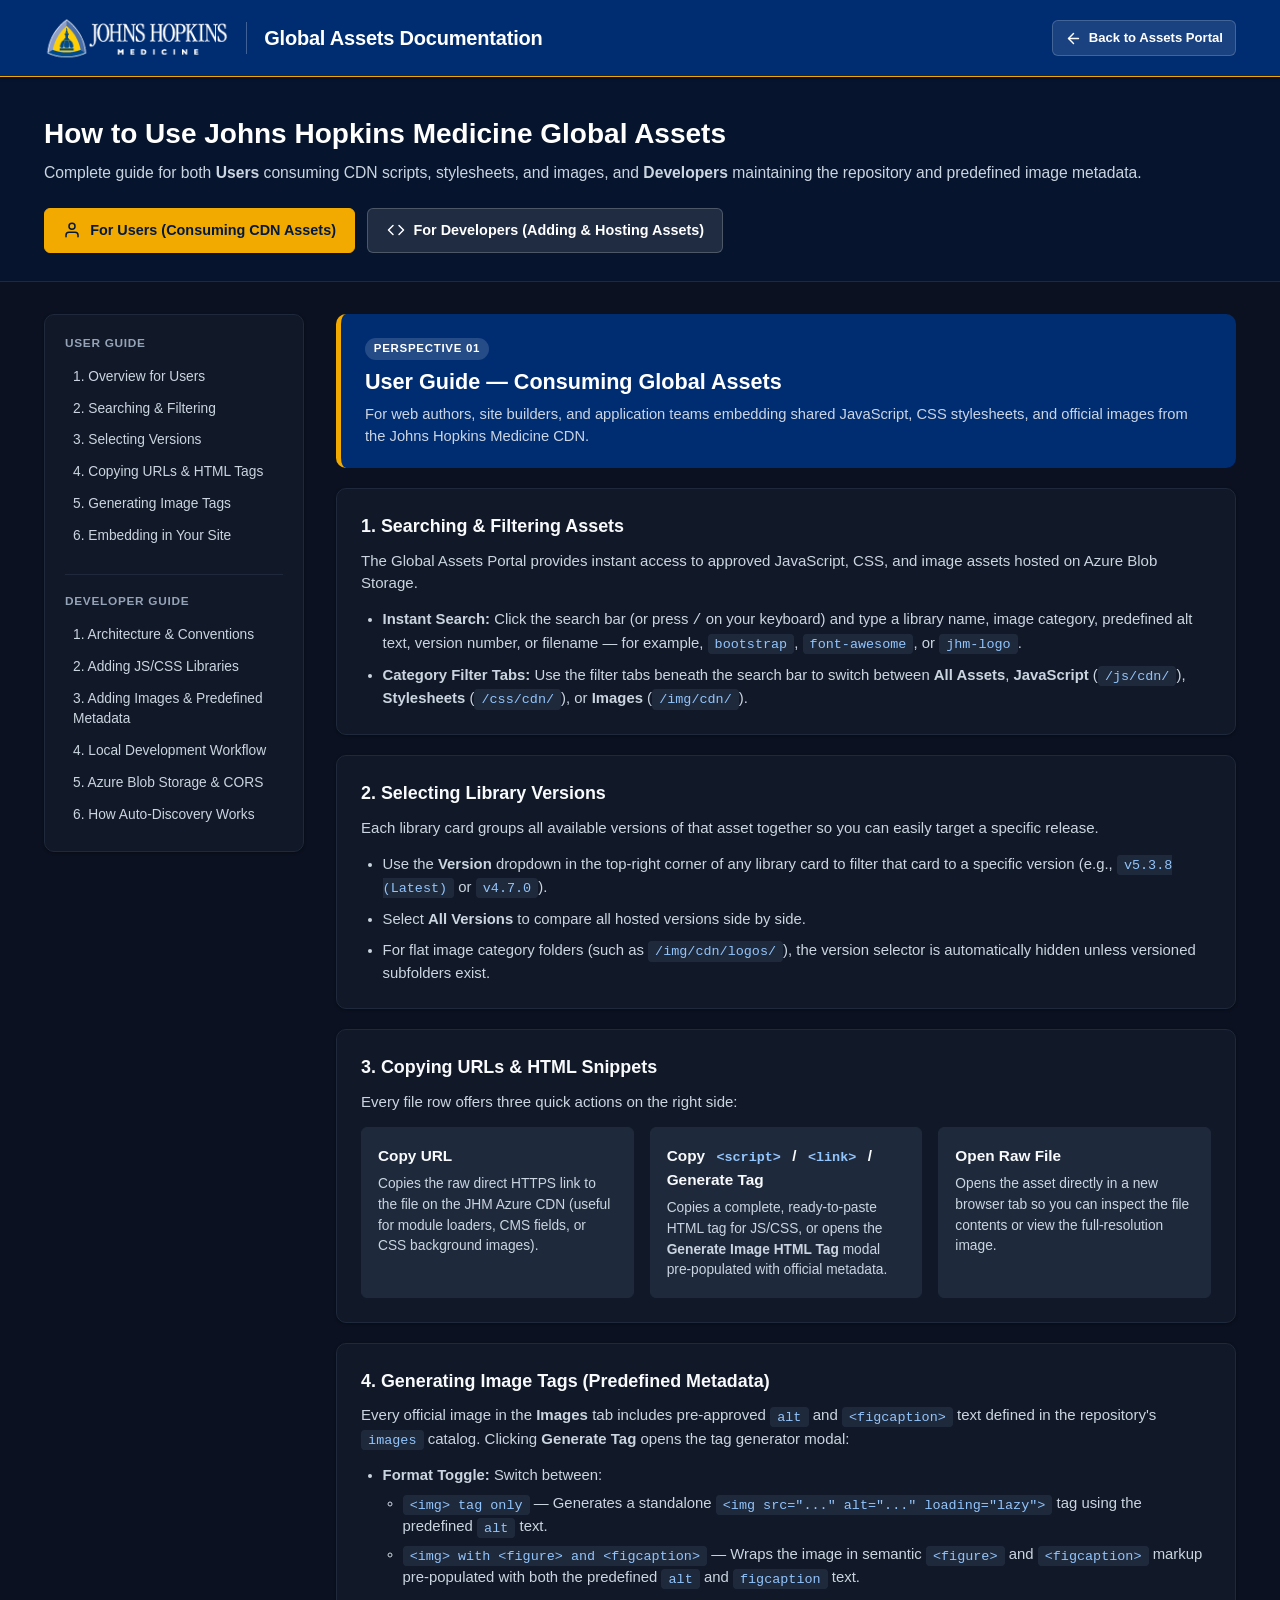
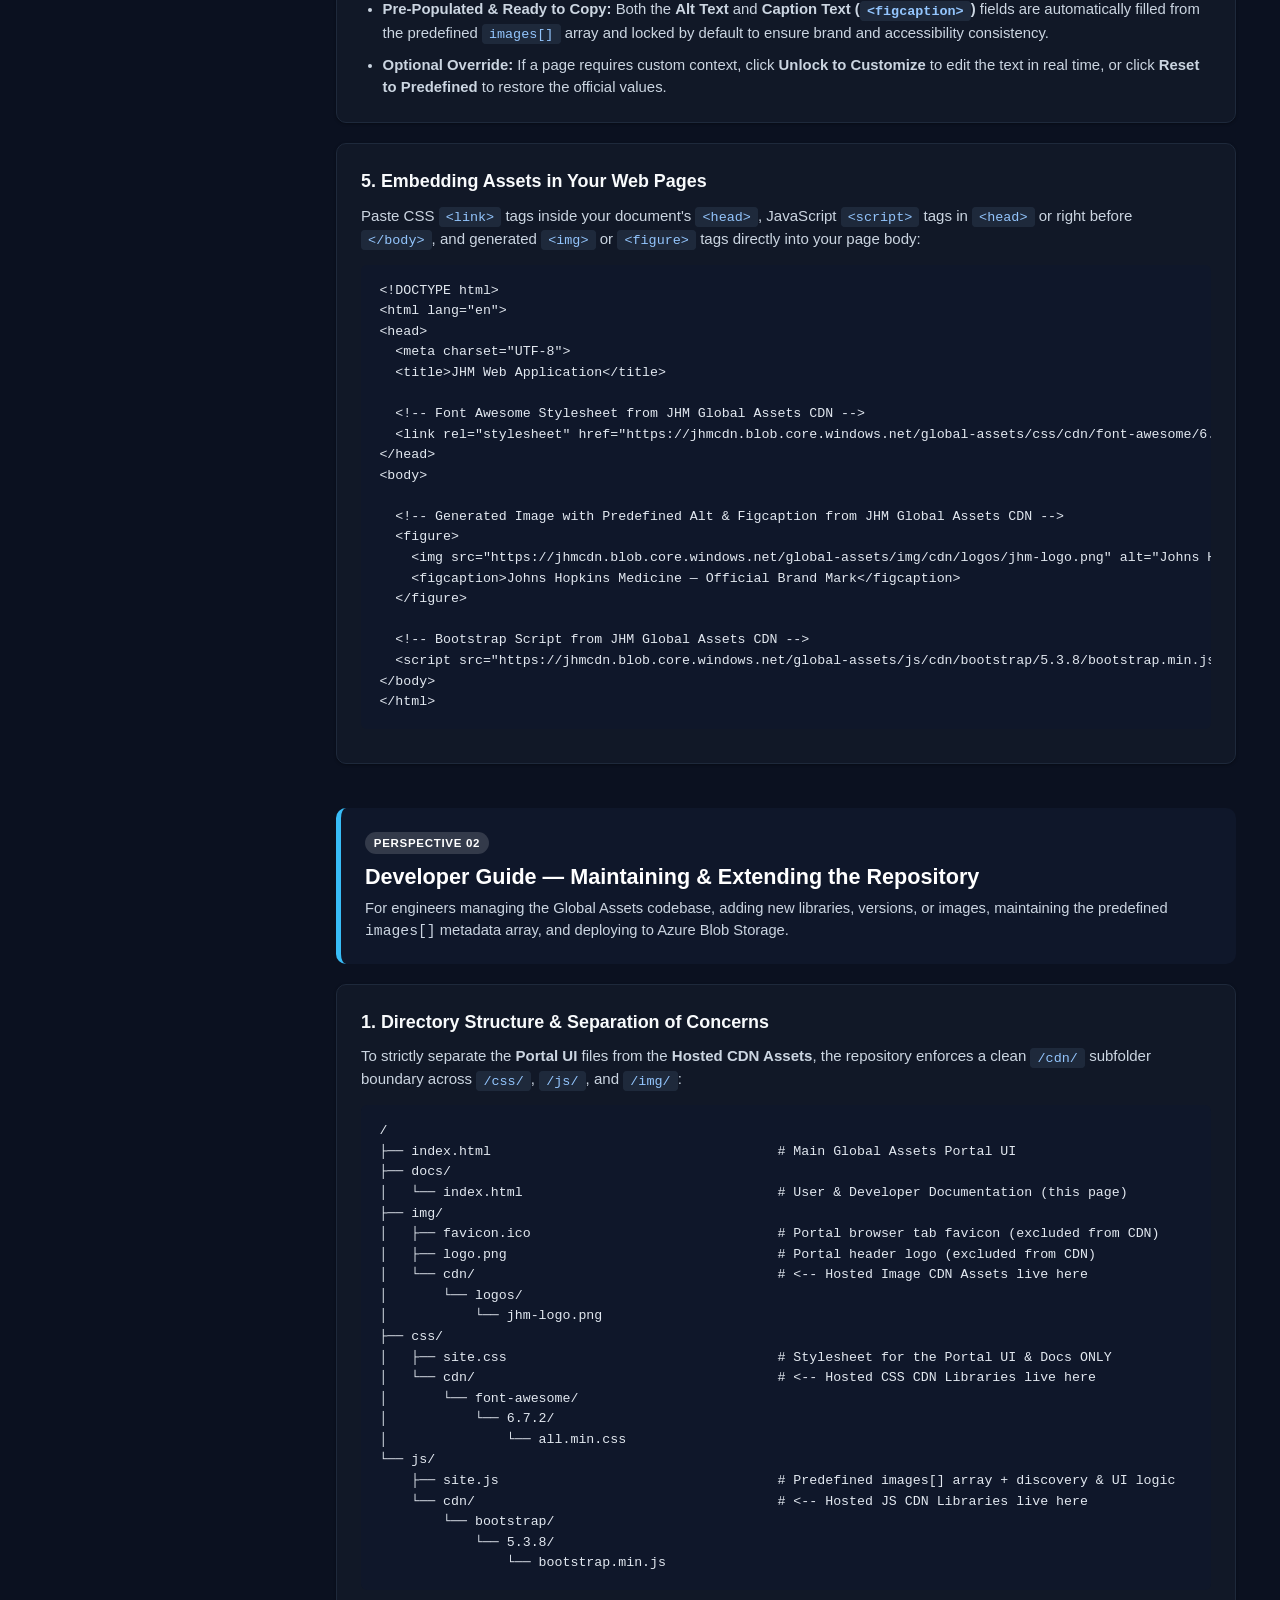
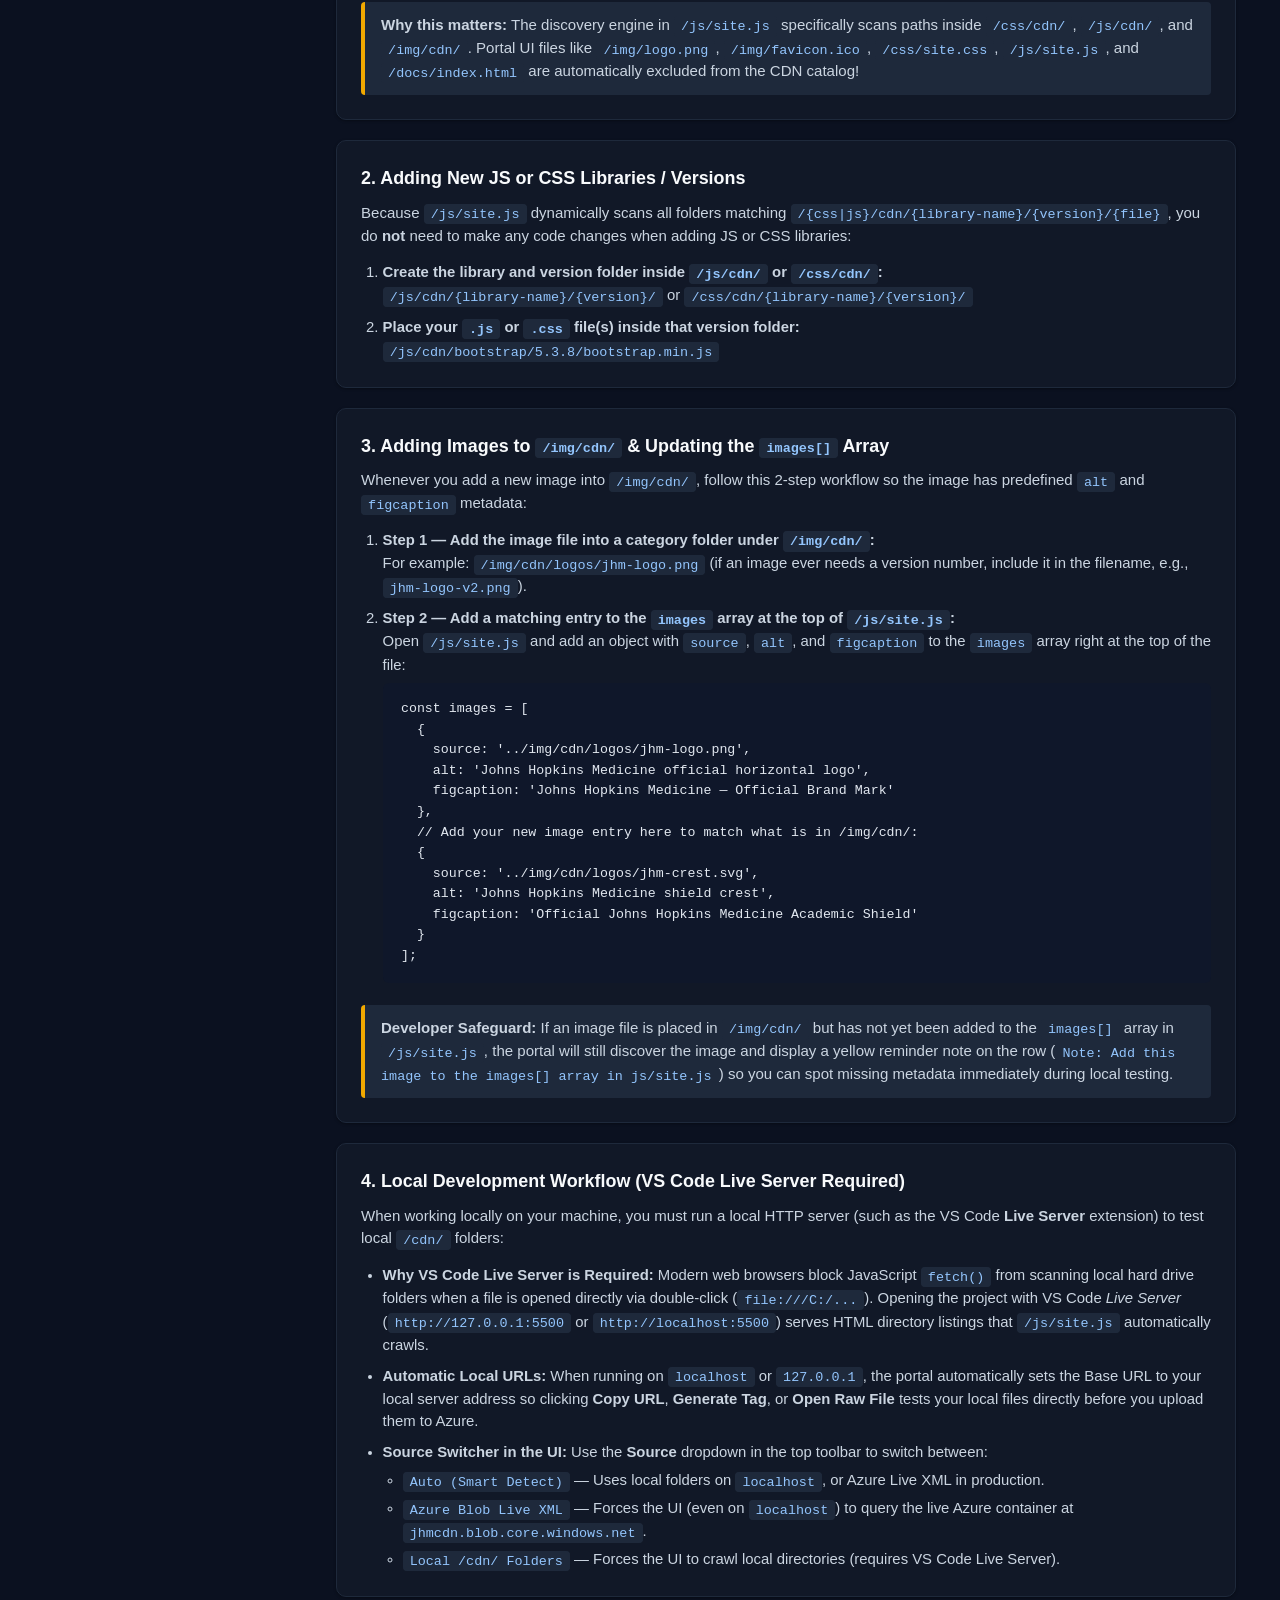
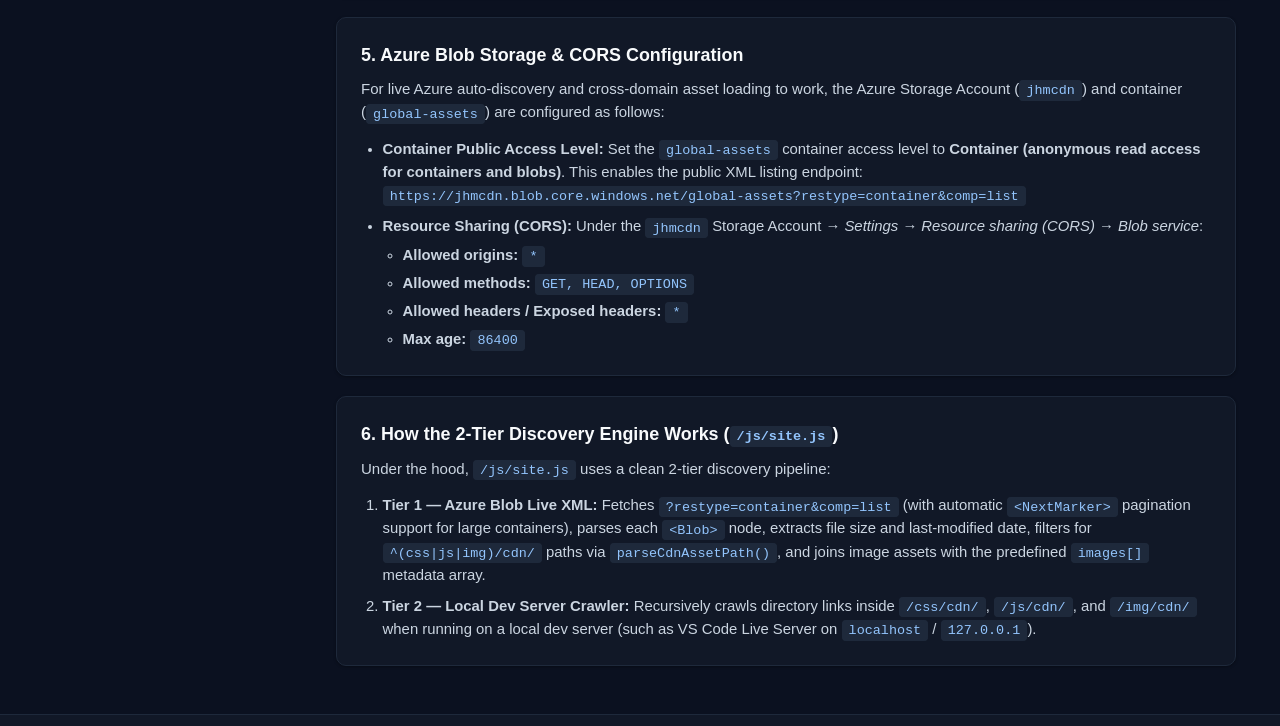
<file: docs/index.html>
<!DOCTYPE html>
<html lang="en">
<head>
	<meta charset="UTF-8">
	<meta name="viewport" content="width=device-width, initial-scale=1.0">
	<title>Documentation | Johns Hopkins Medicine Global Assets CDN</title>
	<link rel="icon" type="image/x-icon" href="../img/favicon.ico">
	<link rel="stylesheet" href="../css/site.css?v=2">
</head>
<body>
	<a href="#mainContent" class="skip-link">Skip to main content</a>

	<!-- Top Branding Bar -->
	<header class="site-header">
		<div class="container header-inner">
			<a href="../index.html" class="brand brand-link" aria-label="Johns Hopkins Medicine Global Assets Documentation — Return to Portal">
				<img src="../img/logo.png" alt="Johns Hopkins Medicine" class="brand-logo">
				<span class="brand-divider" aria-hidden="true"></span>
				<div class="brand-text">
					<h1 class="brand-title">Global Assets Documentation</h1>
				</div>
			</a>

			<div class="header-actions">
				<a href="../index.html" class="btn-icon" title="Back to Global Assets Portal">
					<svg aria-hidden="true" focusable="false" viewBox="0 0 24 24" width="17" height="17" stroke="currentColor" stroke-width="2" fill="none" stroke-linecap="round" stroke-linejoin="round">
						<line x1="19" y1="12" x2="5" y2="12"></line>
						<polyline points="12 19 5 12 12 5"></polyline>
					</svg>
					<span>Back to Assets Portal</span>
				</a>
			</div>
		</div>
	</header>

	<!-- Hero Section with Role Switcher -->
	<section class="hero-section docs-hero" aria-labelledby="docsHeroHeading">
		<div class="container">
			<div class="hero-content">
				<h2 id="docsHeroHeading">How to Use Johns Hopkins Medicine Global Assets</h2>
				<p>Complete guide for both <strong>Users</strong> consuming CDN scripts, stylesheets, and images, and <strong>Developers</strong> maintaining the repository and predefined image metadata.</p>

				<nav class="docs-role-tabs" aria-label="Documentation Role Sections">
					<a href="#user-guide" class="docs-role-tab active" data-target="user-guide" aria-current="true">
						<svg aria-hidden="true" focusable="false" viewBox="0 0 24 24" width="18" height="18" stroke="currentColor" stroke-width="2" fill="none" stroke-linecap="round" stroke-linejoin="round">
							<path d="M20 21v-2a4 4 0 0 0-4-4H8a4 4 0 0 0-4 4v2"></path>
							<circle cx="12" cy="7" r="4"></circle>
						</svg>
						<span>For Users (Consuming CDN Assets)</span>
					</a>
					<a href="#developer-guide" class="docs-role-tab" data-target="developer-guide">
						<svg aria-hidden="true" focusable="false" viewBox="0 0 24 24" width="18" height="18" stroke="currentColor" stroke-width="2" fill="none" stroke-linecap="round" stroke-linejoin="round">
							<polyline points="16 18 22 12 16 6"></polyline>
							<polyline points="8 6 2 12 8 18"></polyline>
						</svg>
						<span>For Developers (Adding &amp; Hosting Assets)</span>
					</a>
				</nav>
			</div>
		</div>
	</section>

	<!-- Main Documentation Content -->
	<main id="mainContent" class="main-content container docs-layout" tabindex="-1">
		<!-- Sticky Sidebar Table of Contents -->
		<aside class="docs-sidebar">
			<nav class="docs-toc" aria-label="Table of Contents">
				<div class="toc-group">
					<span class="toc-heading">User Guide</span>
					<a href="#user-guide" class="toc-link">1. Overview for Users</a>
					<a href="#user-search" class="toc-link">2. Searching &amp; Filtering</a>
					<a href="#user-versions" class="toc-link">3. Selecting Versions</a>
					<a href="#user-copying" class="toc-link">4. Copying URLs &amp; HTML Tags</a>
					<a href="#user-img-modal" class="toc-link">5. Generating Image Tags</a>
					<a href="#user-embedding" class="toc-link">6. Embedding in Your Site</a>
				</div>
				<div class="toc-group">
					<span class="toc-heading">Developer Guide</span>
					<a href="#developer-guide" class="toc-link">1. Architecture &amp; Conventions</a>
					<a href="#dev-adding-assets" class="toc-link">2. Adding JS/CSS Libraries</a>
					<a href="#dev-adding-images" class="toc-link">3. Adding Images &amp; Predefined Metadata</a>
					<a href="#dev-local-workflow" class="toc-link">4. Local Development Workflow</a>
					<a href="#dev-azure-setup" class="toc-link">5. Azure Blob Storage &amp; CORS</a>
					<a href="#dev-discovery-engine" class="toc-link">6. How Auto-Discovery Works</a>
				</div>
			</nav>
		</aside>

		<!-- Documentation Sections -->
		<div class="docs-content">

			<!-- ================================================================
			     SECTION 1: USER GUIDE
			     ================================================================ -->
			<section id="user-guide" class="docs-section">
				<div class="section-banner user-banner">
					<span class="section-pill">Perspective 01</span>
					<h2>User Guide &mdash; Consuming Global Assets</h2>
					<p>For web authors, site builders, and application teams embedding shared JavaScript, CSS stylesheets, and official images from the Johns Hopkins Medicine CDN.</p>
				</div>

				<div class="docs-card" id="user-search">
					<h3>1. Searching &amp; Filtering Assets</h3>
					<p>The Global Assets Portal provides instant access to approved JavaScript, CSS, and image assets hosted on Azure Blob Storage.</p>
					<ul class="docs-list">
						<li><strong>Instant Search:</strong> Click the search bar (or press <kbd>/</kbd> on your keyboard) and type a library name, image category, predefined alt text, version number, or filename &mdash; for example, <code>bootstrap</code>, <code>font-awesome</code>, or <code>jhm-logo</code>.</li>
						<li><strong>Category Filter Tabs:</strong> Use the filter tabs beneath the search bar to switch between <strong>All Assets</strong>, <strong>JavaScript</strong> (<code>/js/cdn/</code>), <strong>Stylesheets</strong> (<code>/css/cdn/</code>), or <strong>Images</strong> (<code>/img/cdn/</code>).</li>
					</ul>
				</div>

				<div class="docs-card" id="user-versions">
					<h3>2. Selecting Library Versions</h3>
					<p>Each library card groups all available versions of that asset together so you can easily target a specific release.</p>
					<ul class="docs-list">
						<li>Use the <strong>Version</strong> dropdown in the top-right corner of any library card to filter that card to a specific version (e.g., <code>v5.3.8 (Latest)</code> or <code>v4.7.0</code>).</li>
						<li>Select <strong>All Versions</strong> to compare all hosted versions side by side.</li>
						<li>For flat image category folders (such as <code>/img/cdn/logos/</code>), the version selector is automatically hidden unless versioned subfolders exist.</li>
					</ul>
				</div>

				<div class="docs-card" id="user-copying">
					<h3>3. Copying URLs &amp; HTML Snippets</h3>
					<p>Every file row offers three quick actions on the right side:</p>
					<div class="feature-grid">
						<div class="feature-box">
							<h4>Copy URL</h4>
							<p>Copies the raw direct HTTPS link to the file on the JHM Azure CDN (useful for module loaders, CMS fields, or CSS background images).</p>
						</div>
						<div class="feature-box">
							<h4>Copy <code>&lt;script&gt;</code> / <code>&lt;link&gt;</code> / Generate Tag</h4>
							<p>Copies a complete, ready-to-paste HTML tag for JS/CSS, or opens the <strong>Generate Image HTML Tag</strong> modal pre-populated with official metadata.</p>
						</div>
						<div class="feature-box">
							<h4>Open Raw File</h4>
							<p>Opens the asset directly in a new browser tab so you can inspect the file contents or view the full-resolution image.</p>
						</div>
					</div>
				</div>

				<div class="docs-card" id="user-img-modal">
					<h3>4. Generating Image Tags (Predefined Metadata)</h3>
					<p>Every official image in the <strong>Images</strong> tab includes pre-approved <code>alt</code> and <code>&lt;figcaption&gt;</code> text defined in the repository's <code>images</code> catalog. Clicking <strong>Generate Tag</strong> opens the tag generator modal:</p>
					<ul class="docs-list">
						<li>
							<strong>Format Toggle:</strong> Switch between:
							<ul>
								<li><code>&lt;img&gt; tag only</code> &mdash; Generates a standalone <code>&lt;img src="..." alt="..." loading="lazy"&gt;</code> tag using the predefined <code>alt</code> text.</li>
								<li><code>&lt;img&gt; with &lt;figure&gt; and &lt;figcaption&gt;</code> &mdash; Wraps the image in semantic <code>&lt;figure&gt;</code> and <code>&lt;figcaption&gt;</code> markup pre-populated with both the predefined <code>alt</code> and <code>figcaption</code> text.</li>
							</ul>
						</li>
						<li><strong>Pre-Populated &amp; Ready to Copy:</strong> Both the <strong>Alt Text</strong> and <strong>Caption Text (<code>&lt;figcaption&gt;</code>)</strong> fields are automatically filled from the predefined <code>images[]</code> array and locked by default to ensure brand and accessibility consistency.</li>
						<li><strong>Optional Override:</strong> If a page requires custom context, click <strong>Unlock to Customize</strong> to edit the text in real time, or click <strong>Reset to Predefined</strong> to restore the official values.</li>
					</ul>
				</div>

				<div class="docs-card" id="user-embedding">
					<h3>5. Embedding Assets in Your Web Pages</h3>
					<p>Paste CSS <code>&lt;link&gt;</code> tags inside your document's <code>&lt;head&gt;</code>, JavaScript <code>&lt;script&gt;</code> tags in <code>&lt;head&gt;</code> or right before <code>&lt;/body&gt;</code>, and generated <code>&lt;img&gt;</code> or <code>&lt;figure&gt;</code> tags directly into your page body:</p>
					<pre class="code-block"><code>&lt;!DOCTYPE html&gt;
&lt;html lang="en"&gt;
&lt;head&gt;
  &lt;meta charset="UTF-8"&gt;
  &lt;title&gt;JHM Web Application&lt;/title&gt;

  &lt;!-- Font Awesome Stylesheet from JHM Global Assets CDN --&gt;
  &lt;link rel="stylesheet" href="https://jhmcdn.blob.core.windows.net/global-assets/css/cdn/font-awesome/6.7.2/all.min.css"&gt;
&lt;/head&gt;
&lt;body&gt;

  &lt;!-- Generated Image with Predefined Alt &amp; Figcaption from JHM Global Assets CDN --&gt;
  &lt;figure&gt;
    &lt;img src="https://jhmcdn.blob.core.windows.net/global-assets/img/cdn/logos/jhm-logo.png" alt="Johns Hopkins Medicine official horizontal logo" loading="lazy"&gt;
    &lt;figcaption&gt;Johns Hopkins Medicine — Official Brand Mark&lt;/figcaption&gt;
  &lt;/figure&gt;

  &lt;!-- Bootstrap Script from JHM Global Assets CDN --&gt;
  &lt;script src="https://jhmcdn.blob.core.windows.net/global-assets/js/cdn/bootstrap/5.3.8/bootstrap.min.js"&gt;&lt;/script&gt;
&lt;/body&gt;
&lt;/html&gt;</code></pre>
				</div>
			</section>

			<!-- ================================================================
			     SECTION 2: DEVELOPER GUIDE
			     ================================================================ -->
			<section id="developer-guide" class="docs-section">
				<div class="section-banner dev-banner">
					<span class="section-pill">Perspective 02</span>
					<h2>Developer Guide &mdash; Maintaining &amp; Extending the Repository</h2>
					<p>For engineers managing the Global Assets codebase, adding new libraries, versions, or images, maintaining the predefined <code>images[]</code> metadata array, and deploying to Azure Blob Storage.</p>
				</div>

				<div class="docs-card" id="dev-architecture">
					<h3>1. Directory Structure &amp; Separation of Concerns</h3>
					<p>To strictly separate the <strong>Portal UI</strong> files from the <strong>Hosted CDN Assets</strong>, the repository enforces a clean <code>/cdn/</code> subfolder boundary across <code>/css/</code>, <code>/js/</code>, and <code>/img/</code>:</p>
					<pre class="code-block"><code>/
├── index.html                                    # Main Global Assets Portal UI
├── docs/
│   └── index.html                                # User &amp; Developer Documentation (this page)
├── img/
│   ├── favicon.ico                               # Portal browser tab favicon (excluded from CDN)
│   ├── logo.png                                  # Portal header logo (excluded from CDN)
│   └── cdn/                                      # &lt;-- Hosted Image CDN Assets live here
│       └── logos/
│           └── jhm-logo.png
├── css/
│   ├── site.css                                  # Stylesheet for the Portal UI &amp; Docs ONLY
│   └── cdn/                                      # &lt;-- Hosted CSS CDN Libraries live here
│       └── font-awesome/
│           └── 6.7.2/
│               └── all.min.css
└── js/
    ├── site.js                                   # Predefined images[] array + discovery &amp; UI logic
    └── cdn/                                      # &lt;-- Hosted JS CDN Libraries live here
        └── bootstrap/
            └── 5.3.8/
                └── bootstrap.min.js</code></pre>
					<p class="docs-note">
						<strong>Why this matters:</strong> The discovery engine in <code>/js/site.js</code> specifically scans paths inside <code>/css/cdn/</code>, <code>/js/cdn/</code>, and <code>/img/cdn/</code>. Portal UI files like <code>/img/logo.png</code>, <code>/img/favicon.ico</code>, <code>/css/site.css</code>, <code>/js/site.js</code>, and <code>/docs/index.html</code> are automatically excluded from the CDN catalog!
					</p>
				</div>

				<div class="docs-card" id="dev-adding-assets">
					<h3>2. Adding New JS or CSS Libraries / Versions</h3>
					<p>Because <code>/js/site.js</code> dynamically scans all folders matching <code>/{css|js}/cdn/{library-name}/{version}/{file}</code>, you do <strong>not</strong> need to make any code changes when adding JS or CSS libraries:</p>
					<ol class="docs-list ordered">
						<li>
							<strong>Create the library and version folder inside <code>/js/cdn/</code> or <code>/css/cdn/</code>:</strong><br>
							<code>/js/cdn/{library-name}/{version}/</code> or <code>/css/cdn/{library-name}/{version}/</code>
						</li>
						<li>
							<strong>Place your <code>.js</code> or <code>.css</code> file(s) inside that version folder:</strong><br>
							<code>/js/cdn/bootstrap/5.3.8/bootstrap.min.js</code>
						</li>
					</ol>
				</div>

				<div class="docs-card" id="dev-adding-images">
					<h3>3. Adding Images to <code>/img/cdn/</code> &amp; Updating the <code>images[]</code> Array</h3>
					<p>Whenever you add a new image into <code>/img/cdn/</code>, follow this 2-step workflow so the image has predefined <code>alt</code> and <code>figcaption</code> metadata:</p>
					<ol class="docs-list ordered">
						<li>
							<strong>Step 1 &mdash; Add the image file into a category folder under <code>/img/cdn/</code>:</strong><br>
							For example: <code>/img/cdn/logos/jhm-logo.png</code> (if an image ever needs a version number, include it in the filename, e.g., <code>jhm-logo-v2.png</code>).
						</li>
						<li>
							<strong>Step 2 &mdash; Add a matching entry to the <code>images</code> array at the top of <code>/js/site.js</code>:</strong><br>
							Open <code>/js/site.js</code> and add an object with <code>source</code>, <code>alt</code>, and <code>figcaption</code> to the <code>images</code> array right at the top of the file:
							<pre class="code-block" style="margin-top: 0.45rem;"><code>const images = [
  {
    source: '../img/cdn/logos/jhm-logo.png',
    alt: 'Johns Hopkins Medicine official horizontal logo',
    figcaption: 'Johns Hopkins Medicine — Official Brand Mark'
  },
  // Add your new image entry here to match what is in /img/cdn/:
  {
    source: '../img/cdn/logos/jhm-crest.svg',
    alt: 'Johns Hopkins Medicine shield crest',
    figcaption: 'Official Johns Hopkins Medicine Academic Shield'
  }
];</code></pre>
						</li>
					</ol>
					<p class="docs-note">
						<strong>Developer Safeguard:</strong> If an image file is placed in <code>/img/cdn/</code> but has not yet been added to the <code>images[]</code> array in <code>/js/site.js</code>, the portal will still discover the image and display a yellow reminder note on the row (<code>Note: Add this image to the images[] array in js/site.js</code>) so you can spot missing metadata immediately during local testing.
					</p>
				</div>

				<div class="docs-card" id="dev-local-workflow">
					<h3>4. Local Development Workflow (VS Code Live Server Required)</h3>
					<p>When working locally on your machine, you must run a local HTTP server (such as the VS Code <strong>Live Server</strong> extension) to test local <code>/cdn/</code> folders:</p>
					<ul class="docs-list">
						<li><strong>Why VS Code Live Server is Required:</strong> Modern web browsers block JavaScript <code>fetch()</code> from scanning local hard drive folders when a file is opened directly via double-click (<code>file:///C:/...</code>). Opening the project with VS Code <em>Live Server</em> (<code>http://127.0.0.1:5500</code> or <code>http://localhost:5500</code>) serves HTML directory listings that <code>/js/site.js</code> automatically crawls.</li>
						<li><strong>Automatic Local URLs:</strong> When running on <code>localhost</code> or <code>127.0.0.1</code>, the portal automatically sets the Base URL to your local server address so clicking <strong>Copy URL</strong>, <strong>Generate Tag</strong>, or <strong>Open Raw File</strong> tests your local files directly before you upload them to Azure.</li>
						<li><strong>Source Switcher in the UI:</strong> Use the <strong>Source</strong> dropdown in the top toolbar to switch between:
							<ul>
								<li><code>Auto (Smart Detect)</code> &mdash; Uses local folders on <code>localhost</code>, or Azure Live XML in production.</li>
								<li><code>Azure Blob Live XML</code> &mdash; Forces the UI (even on <code>localhost</code>) to query the live Azure container at <code>jhmcdn.blob.core.windows.net</code>.</li>
								<li><code>Local /cdn/ Folders</code> &mdash; Forces the UI to crawl local directories (requires VS Code Live Server).</li>
							</ul>
						</li>
					</ul>
				</div>

				<div class="docs-card" id="dev-azure-setup">
					<h3>5. Azure Blob Storage &amp; CORS Configuration</h3>
					<p>For live Azure auto-discovery and cross-domain asset loading to work, the Azure Storage Account (<code>jhmcdn</code>) and container (<code>global-assets</code>) are configured as follows:</p>
					<ul class="docs-list">
						<li>
							<strong>Container Public Access Level:</strong> Set the <code>global-assets</code> container access level to <strong>Container (anonymous read access for containers and blobs)</strong>. This enables the public XML listing endpoint:<br>
							<code>https://jhmcdn.blob.core.windows.net/global-assets?restype=container&amp;comp=list</code>
						</li>
						<li>
							<strong>Resource Sharing (CORS):</strong> Under the <code>jhmcdn</code> Storage Account &rarr; <em>Settings &rarr; Resource sharing (CORS)</em> &rarr; <em>Blob service</em>:
							<ul>
								<li><strong>Allowed origins:</strong> <code>*</code></li>
								<li><strong>Allowed methods:</strong> <code>GET, HEAD, OPTIONS</code></li>
								<li><strong>Allowed headers / Exposed headers:</strong> <code>*</code></li>
								<li><strong>Max age:</strong> <code>86400</code></li>
							</ul>
						</li>
					</ul>
				</div>

				<div class="docs-card" id="dev-discovery-engine">
					<h3>6. How the 2-Tier Discovery Engine Works (<code>/js/site.js</code>)</h3>
					<p>Under the hood, <code>/js/site.js</code> uses a clean 2-tier discovery pipeline:</p>
					<ol class="docs-list ordered">
						<li><strong>Tier 1 &mdash; Azure Blob Live XML:</strong> Fetches <code>?restype=container&amp;comp=list</code> (with automatic <code>&lt;NextMarker&gt;</code> pagination support for large containers), parses each <code>&lt;Blob&gt;</code> node, extracts file size and last-modified date, filters for <code>^(css|js|img)/cdn/</code> paths via <code>parseCdnAssetPath()</code>, and joins image assets with the predefined <code>images[]</code> metadata array.</li>
						<li><strong>Tier 2 &mdash; Local Dev Server Crawler:</strong> Recursively crawls directory links inside <code>/css/cdn/</code>, <code>/js/cdn/</code>, and <code>/img/cdn/</code> when running on a local dev server (such as VS Code Live Server on <code>localhost</code> / <code>127.0.0.1</code>).</li>
					</ol>
				</div>
			</section>

		</div>
	</main>

	<!-- Footer -->
	<footer class="site-footer">
		<div class="container footer-inner">
			<div>
				<strong>Johns Hopkins Medicine</strong> &mdash; Global Assets CDN Documentation
			</div>
			<nav class="footer-links" aria-label="Footer navigation">
				<a href="../index.html">Back to Global Assets Portal</a>
				<span aria-hidden="true">&bull;</span>
				<a href="https://jhmcdn.blob.core.windows.net/global-assets?restype=container&amp;comp=list" target="_blank" rel="noopener">View Azure Container XML <span class="sr-only">(opens in a new tab)</span></a>
			</nav>
		</div>
	</footer>

	<script>
		(function () {
			// Highlight active role tab on click
			const roleTabs = document.querySelectorAll('.docs-role-tab');
			roleTabs.forEach((tab) => {
				tab.addEventListener('click', () => {
					roleTabs.forEach((t) => {
						t.classList.remove('active');
						t.removeAttribute('aria-current');
					});
					tab.classList.add('active');
					tab.setAttribute('aria-current', 'true');
				});
			});
		})();
	</script>
</body>
</html>
</file>
<file: css/site.css>
/* ==========================================================================
   Johns Hopkins Medicine — Global Assets Portal Stylesheet
   ========================================================================== */

:root {
	/* Johns Hopkins Brand Palette */
	--jhm-navy: #002d72;
	--jhm-blue: #005eb8;
	--jhm-gold: #f2a900;
	--jhm-gold-dark: #ffd147;

	/* Dark Theme Surface Palette */
	--bg-page: #0b1120;
	--bg-surface: #111827;
	--bg-subtle: #1e293b;
	--bg-hero: #06152d;

	--text-primary: #f8fafc;
	--text-secondary: #cbd5e1;
	--text-muted: #94a3b8;

	--border-color: #1e293b;
	--border-hover: #475569;

	--accent-js: #b45309;
	--accent-js-bg: rgba(245, 158, 11, 0.16);
	--accent-js-text: #fbbf24;

	--accent-css: #0284c7;
	--accent-css-bg: rgba(56, 189, 248, 0.16);
	--accent-css-text: #38bdf8;

	--accent-img: #10b981;
	--accent-img-bg: rgba(16, 185, 129, 0.16);
	--accent-img-text: #34d399;

	--success: #047857;
	--focus-ring: #60a5fa;
	--code-inline-color: #93c5fd;
	--shadow-sm: 0 1px 3px rgba(0, 0, 0, 0.35);
	--shadow-md: 0 4px 14px rgba(0, 0, 0, 0.45);
	--radius-sm: 6px;
	--radius-md: 10px;
	--radius-lg: 14px;
}

* {
	box-sizing: border-box;
	margin: 0;
	padding: 0;
}

body {
	font-family: -apple-system, BlinkMacSystemFont, "Segoe UI", Roboto, "Helvetica Neue", Arial, sans-serif;
	background-color: var(--bg-page);
	color: var(--text-primary);
	line-height: 1.5;
	min-height: 100vh;
	display: flex;
	flex-direction: column;
	transition: background-color 0.2s ease, color 0.2s ease;
}

/* ==========================================================================
   Accessibility Utilities (Skip Link, Focus Indicators, Screen Reader Only)
   ========================================================================== */
.skip-link {
	position: absolute;
	top: -100px;
	left: 1rem;
	z-index: 9999;
	background: var(--jhm-gold);
	color: #001a42;
	font-weight: 700;
	font-size: 0.9rem;
	padding: 0.65rem 1.15rem;
	border-radius: var(--radius-sm);
	text-decoration: none;
	box-shadow: var(--shadow-md);
	transition: top 0.15s ease;
}

.skip-link:focus {
	top: 0.75rem;
	outline: 3px solid #ffffff;
	outline-offset: 2px;
}

.sr-only {
	position: absolute;
	width: 1px;
	height: 1px;
	padding: 0;
	margin: -1px;
	overflow: hidden;
	clip: rect(0, 0, 0, 0);
	white-space: nowrap;
	border: 0;
}

:focus-visible {
	outline: 2px solid var(--focus-ring);
	outline-offset: 2px;
}

.container {
	width: 100%;
	max-width: 1240px;
	margin: 0 auto;
	padding: 0 1.5rem;
}

/* ==========================================================================
   Header
   ========================================================================== */
.site-header {
	background-color: var(--jhm-navy);
	color: #ffffff;
	border-bottom: 1px solid var(--jhm-gold);
	position: sticky;
	top: 0;
	z-index: 100;
	box-shadow: var(--shadow-sm);
}

.header-inner {
	display: flex;
	align-items: center;
	justify-content: space-between;
	min-height: 76px;
	padding-top: 0.6rem;
	padding-bottom: 0.6rem;
	gap: 1rem;
}

.brand {
	display: flex;
	align-items: center;
	gap: 1.1rem;
}

.brand-link {
	text-decoration: none;
	color: inherit;
}

.brand-logo {
	height: 46px;
	width: auto;
	max-width: 240px;
	object-fit: contain;
	display: block;
	flex-shrink: 0;
}

.brand-divider {
	width: 1px;
	height: 32px;
	background: rgba(255, 255, 255, 0.25);
	flex-shrink: 0;
}

.brand-title {
	font-size: 1.25rem;
	font-weight: 700;
	letter-spacing: -0.01em;
	line-height: 1.2;
	color: #ffffff;
}

.header-actions {
	display: flex;
	align-items: center;
	gap: 0.75rem;
}

.source-pill {
	display: inline-flex;
	align-items: center;
	gap: 0.5rem;
	background: rgba(255, 255, 255, 0.1);
	border: 1px solid rgba(255, 255, 255, 0.18);
	padding: 0.35rem 0.75rem;
	border-radius: 999px;
	font-size: 0.78rem;
	color: #e2e8f0;
}

.status-dot {
	width: 8px;
	height: 8px;
	border-radius: 50%;
	background-color: var(--jhm-gold);
	box-shadow: 0 0 0 3px rgba(242, 169, 0, 0.25);
}

.status-dot.online {
	background-color: #22c55e;
	box-shadow: 0 0 0 3px rgba(34, 197, 94, 0.25);
}

.btn-icon {
	background: rgba(255, 255, 255, 0.1);
	border: 1px solid rgba(255, 255, 255, 0.18);
	color: #ffffff;
	min-height: 36px;
	padding: 0 0.75rem;
	border-radius: var(--radius-sm);
	display: inline-flex;
	align-items: center;
	justify-content: center;
	gap: 0.45rem;
	cursor: pointer;
	text-decoration: none;
	font-size: 0.82rem;
	font-weight: 600;
	transition: background 0.15s ease;
}

.btn-icon:hover {
	background: rgba(255, 255, 255, 0.2);
}

/* ==========================================================================
   Hero & Search Section
   ========================================================================== */
.hero-section {
	background: var(--bg-hero);
	color: #ffffff;
	padding: 2.5rem 0 2rem;
	border-bottom: 1px solid var(--border-color);
}

.hero-content h2 {
	font-size: 1.75rem;
	font-weight: 700;
	margin-bottom: 0.35rem;
}

.hero-content > p {
	color: #cbd5e1;
	font-size: 0.98rem;
	margin-bottom: 1.5rem;
}

/* Search Bar */
.search-wrapper {
	position: relative;
	display: flex;
	align-items: center;
	margin-bottom: 1.25rem;
}

.search-icon {
	position: absolute;
	left: 1rem;
	color: #64748b;
	pointer-events: none;
}

.search-input {
	width: 100%;
	padding: 0.9rem 3.5rem 0.9rem 2.85rem;
	font-size: 1rem;
	border-radius: var(--radius-md);
	border: 2px solid rgba(255, 255, 255, 0.15);
	background-color: var(--bg-surface);
	color: var(--text-primary);
	box-shadow: var(--shadow-md);
	transition: border-color 0.15s ease, box-shadow 0.15s ease;
}

.search-input:focus {
	outline: none;
	border-color: var(--jhm-gold);
	box-shadow: 0 0 0 3px rgba(242, 169, 0, 0.35);
}

.search-shortcut {
	position: absolute;
	right: 1rem;
	background: var(--bg-subtle);
	color: var(--text-muted);
	border: 1px solid var(--border-color);
	border-radius: 4px;
	padding: 0.1rem 0.45rem;
	font-size: 0.75rem;
	font-family: monospace;
	pointer-events: none;
}

/* Toolbar: Filter Tabs + Base URL */
.toolbar {
	display: flex;
	flex-wrap: wrap;
	align-items: center;
	justify-content: space-between;
	gap: 1rem;
}

.filter-tabs {
	display: flex;
	align-items: center;
	gap: 0.5rem;
	flex-wrap: wrap;
}

.filter-tab {
	display: inline-flex;
	align-items: center;
	gap: 0.45rem;
	background: rgba(255, 255, 255, 0.08);
	border: 1px solid rgba(255, 255, 255, 0.16);
	color: #e2e8f0;
	padding: 0.45rem 0.9rem;
	border-radius: var(--radius-sm);
	font-size: 0.86rem;
	font-weight: 500;
	cursor: pointer;
	transition: all 0.15s ease;
}

.filter-tab:hover {
	background: rgba(255, 255, 255, 0.16);
}

.filter-tab.active {
	background: var(--jhm-gold);
	color: #001a42;
	border-color: var(--jhm-gold);
	font-weight: 600;
}

.badge {
	background: rgba(0, 0, 0, 0.22);
	padding: 0.05rem 0.45rem;
	border-radius: 999px;
	font-size: 0.74rem;
}

.filter-tab.active .badge {
	background: rgba(0, 26, 66, 0.18);
	color: #001a42;
}

.dot {
	width: 8px;
	height: 8px;
	border-radius: 50%;
}

.dot-js {
	background-color: var(--accent-js);
}

.dot-css {
	background-color: #38bdf8;
}

.dot-img {
	background-color: #34d399;
}

.cdn-config {
	display: flex;
	align-items: center;
	gap: 0.5rem;
	flex-wrap: wrap;
}

.cdn-label {
	font-size: 0.8rem;
	color: #cbd5e1;
	font-weight: 500;
}

.cdn-select {
	padding: 0.4rem 0.6rem;
	border-radius: var(--radius-sm);
	border: 1px solid rgba(255, 255, 255, 0.22);
	background: rgba(15, 23, 42, 0.65);
	color: #ffffff;
	font-size: 0.8rem;
	cursor: pointer;
}

.cdn-select option {
	background: #0f172a;
	color: #ffffff;
}

.cdn-input {
	width: 310px;
	max-width: 100%;
	padding: 0.4rem 0.65rem;
	border-radius: var(--radius-sm);
	border: 1px solid rgba(255, 255, 255, 0.22);
	background: rgba(15, 23, 42, 0.55);
	color: #ffffff;
	font-size: 0.8rem;
	font-family: ui-monospace, SFMono-Regular, Menlo, Monaco, Consolas, monospace;
}

.cdn-input:focus {
	outline: none;
	border-color: var(--jhm-gold);
}

.btn-secondary {
	display: inline-flex;
	align-items: center;
	gap: 0.35rem;
	background: rgba(255, 255, 255, 0.12);
	border: 1px solid rgba(255, 255, 255, 0.22);
	color: #ffffff;
	padding: 0.42rem 0.75rem;
	border-radius: var(--radius-sm);
	font-size: 0.8rem;
	font-weight: 500;
	cursor: pointer;
	transition: background 0.15s ease;
}

.btn-secondary:hover {
	background: rgba(255, 255, 255, 0.22);
}

.btn-primary {
	background: var(--jhm-blue);
	color: #ffffff;
	border: none;
	padding: 0.55rem 1.1rem;
	border-radius: var(--radius-sm);
	font-size: 0.88rem;
	font-weight: 600;
	cursor: pointer;
}

.btn-primary:hover {
	background: var(--jhm-navy);
}

/* ==========================================================================
   Main Content & Library Cards
   ========================================================================== */
.main-content {
	flex: 1;
	padding-top: 2rem;
	padding-bottom: 3rem;
}

.assets-grid {
	display: grid;
	grid-template-columns: 1fr;
	gap: 1.25rem;
}

.library-card {
	background: var(--bg-surface);
	border: 1px solid var(--border-color);
	border-radius: var(--radius-md);
	box-shadow: var(--shadow-sm);
	overflow: hidden;
	transition: border-color 0.15s ease, box-shadow 0.15s ease;
}

.library-card:hover {
	border-color: var(--border-hover);
	box-shadow: var(--shadow-md);
}

.card-header {
	display: flex;
	flex-wrap: wrap;
	align-items: center;
	justify-content: space-between;
	gap: 1rem;
	padding: 1.1rem 1.35rem;
	background: var(--bg-subtle);
	border-bottom: 1px solid var(--border-color);
}

.library-title-group {
	display: flex;
	align-items: center;
	gap: 0.75rem;
	flex-wrap: wrap;
}

.type-badge {
	display: inline-flex;
	align-items: center;
	padding: 0.2rem 0.55rem;
	border-radius: 5px;
	font-size: 0.72rem;
	font-weight: 700;
	text-transform: uppercase;
	letter-spacing: 0.04em;
}

.type-js {
	background: var(--accent-js-bg);
	color: var(--accent-js-text);
}

.type-css {
	background: var(--accent-css-bg);
	color: var(--accent-css-text);
}

.type-img {
	background: var(--accent-img-bg);
	color: var(--accent-img-text);
}

.library-name {
	font-size: 1.15rem;
	font-weight: 700;
	color: var(--text-primary);
}

.card-controls {
	display: flex;
	align-items: center;
	gap: 0.6rem;
}

.version-label {
	font-size: 0.82rem;
	color: var(--text-secondary);
	font-weight: 500;
}

.version-select {
	padding: 0.35rem 0.65rem;
	border-radius: var(--radius-sm);
	border: 1px solid var(--border-color);
	background: var(--bg-surface);
	color: var(--text-primary);
	font-size: 0.85rem;
	font-weight: 600;
	cursor: pointer;
}

/* File Rows inside Card */
.file-list {
	divide-y: 1px solid var(--border-color);
}

.file-row {
	display: flex;
	flex-wrap: wrap;
	align-items: center;
	justify-content: space-between;
	gap: 0.85rem;
	padding: 0.85rem 1.35rem;
	border-bottom: 1px solid var(--border-color);
	transition: background-color 0.12s ease;
}

.file-row:last-child {
	border-bottom: none;
}

.file-row:hover {
	background-color: var(--bg-subtle);
}

.file-info {
	display: flex;
	align-items: center;
	gap: 0.65rem;
	min-width: 240px;
	flex: 1;
}

.version-pill {
	display: inline-block;
	background: var(--bg-subtle);
	border: 1px solid var(--border-color);
	color: var(--text-secondary);
	font-size: 0.74rem;
	font-weight: 600;
	padding: 0.15rem 0.5rem;
	border-radius: 4px;
	font-family: ui-monospace, SFMono-Regular, Menlo, Monaco, Consolas, monospace;
	white-space: nowrap;
}

.file-path-box {
	display: flex;
	flex-direction: column;
	min-width: 0;
}

.file-name {
	font-weight: 600;
	font-size: 0.92rem;
	color: var(--text-primary);
	font-family: ui-monospace, SFMono-Regular, Menlo, Monaco, Consolas, monospace;
	word-break: break-all;
}

.file-url {
	font-size: 0.76rem;
	color: var(--text-muted);
	font-family: ui-monospace, SFMono-Regular, Menlo, Monaco, Consolas, monospace;
	word-break: break-all;
}

.file-actions {
	display: flex;
	align-items: center;
	gap: 0.45rem;
	flex-wrap: wrap;
}

.btn-action {
	display: inline-flex;
	align-items: center;
	gap: 0.35rem;
	padding: 0.38rem 0.7rem;
	border-radius: var(--radius-sm);
	border: 1px solid var(--border-color);
	background: var(--bg-surface);
	color: var(--text-secondary);
	font-size: 0.78rem;
	font-weight: 600;
	cursor: pointer;
	text-decoration: none;
	transition: all 0.14s ease;
}

.btn-action:hover {
	border-color: var(--jhm-blue);
	color: var(--jhm-blue);
	background: var(--bg-subtle);
}

.btn-action.copied {
	background: var(--success);
	border-color: var(--success);
	color: #ffffff;
}

/* ==========================================================================
   Image Row Thumbnail
   ========================================================================== */
.file-thumb-box {
	width: 44px;
	height: 44px;
	border-radius: var(--radius-sm);
	border: 1px solid var(--border-color);
	background: rgba(15, 23, 42, 0.75);
	display: flex;
	align-items: center;
	justify-content: center;
	overflow: hidden;
	flex-shrink: 0;
	padding: 4px;
}

.file-thumb-img {
	max-width: 100%;
	max-height: 100%;
	object-fit: contain;
	display: block;
}

/* ==========================================================================
   Image Tag Generator Modal
   ========================================================================== */
.modal-backdrop {
	position: fixed;
	inset: 0;
	z-index: 950;
	background: rgba(4, 10, 24, 0.78);
	backdrop-filter: blur(3px);
	display: flex;
	align-items: center;
	justify-content: center;
	padding: 1.25rem;
}

.modal-dialog {
	width: 100%;
	max-width: 640px;
	background: var(--bg-surface);
	border: 1px solid var(--border-hover);
	border-radius: var(--radius-lg);
	box-shadow: 0 20px 50px rgba(0, 0, 0, 0.65);
	overflow: hidden;
	display: flex;
	flex-direction: column;
	max-height: calc(100vh - 2.5rem);
}

.modal-header {
	display: flex;
	align-items: flex-start;
	justify-content: space-between;
	gap: 1rem;
	padding: 1.2rem 1.4rem;
	background: var(--bg-subtle);
	border-bottom: 1px solid var(--border-color);
}

.modal-title {
	font-size: 1.15rem;
	font-weight: 700;
	color: var(--text-primary);
	margin-bottom: 0.2rem;
}

.modal-subtitle {
	font-size: 0.84rem;
	color: var(--text-secondary);
}

.modal-subtitle code {
	color: var(--code-inline-color);
	font-family: ui-monospace, SFMono-Regular, Menlo, Monaco, Consolas, monospace;
}

.modal-close-btn {
	background: transparent;
	border: 1px solid transparent;
	color: var(--text-muted);
	width: 34px;
	height: 34px;
	border-radius: var(--radius-sm);
	display: inline-flex;
	align-items: center;
	justify-content: center;
	cursor: pointer;
	flex-shrink: 0;
	transition: all 0.15s ease;
}

.modal-close-btn:hover {
	background: rgba(255, 255, 255, 0.08);
	color: var(--text-primary);
	border-color: var(--border-color);
}

.modal-body {
	padding: 1.35rem 1.4rem;
	overflow-y: auto;
	display: flex;
	flex-direction: column;
	gap: 1.1rem;
}

.modal-img-preview-bar {
	display: flex;
	align-items: center;
	gap: 0.9rem;
	padding: 0.75rem 0.95rem;
	background: rgba(15, 23, 42, 0.65);
	border: 1px solid var(--border-color);
	border-radius: var(--radius-md);
}

.modal-thumb-wrap {
	width: 56px;
	height: 56px;
	border-radius: var(--radius-sm);
	border: 1px solid var(--border-color);
	background: #061021;
	display: flex;
	align-items: center;
	justify-content: center;
	padding: 6px;
	flex-shrink: 0;
}

.modal-thumb-img {
	max-width: 100%;
	max-height: 100%;
	object-fit: contain;
}

.modal-img-meta {
	min-width: 0;
	flex: 1;
}

.modal-img-filename {
	font-weight: 700;
	font-size: 0.92rem;
	color: var(--text-primary);
	font-family: ui-monospace, SFMono-Regular, Menlo, Monaco, Consolas, monospace;
	margin-bottom: 0.15rem;
}

.modal-img-url {
	font-size: 0.76rem;
	color: var(--text-muted);
	font-family: ui-monospace, SFMono-Regular, Menlo, Monaco, Consolas, monospace;
	word-break: break-all;
}

.modal-field-group {
	display: flex;
	flex-direction: column;
	gap: 0.42rem;
}

.modal-label {
	font-size: 0.84rem;
	font-weight: 600;
	color: var(--text-primary);
	display: flex;
	align-items: center;
	justify-content: space-between;
	gap: 0.5rem;
	flex-wrap: wrap;
}

.modal-label code {
	color: var(--code-inline-color);
	font-family: ui-monospace, SFMono-Regular, Menlo, Monaco, Consolas, monospace;
	font-size: 0.82rem;
}

.modal-preview-header {
	display: flex;
	align-items: center;
	justify-content: space-between;
	gap: 0.5rem;
}

.modal-code-preview {
	background: #060d1a;
	border: 1px solid var(--border-color);
	border-radius: var(--radius-sm);
	padding: 0.85rem 1rem;
	color: #e2e8f0;
	font-family: ui-monospace, SFMono-Regular, Menlo, Monaco, Consolas, monospace;
	font-size: 0.82rem;
	line-height: 1.55;
	overflow-x: auto;
	white-space: pre-wrap;
	word-break: break-all;
}

.modal-footer {
	display: flex;
	align-items: center;
	justify-content: flex-end;
	gap: 0.65rem;
	padding: 1rem 1.4rem;
	background: var(--bg-subtle);
	border-top: 1px solid var(--border-color);
}

.modal-copy-btn {
	display: inline-flex;
	align-items: center;
	gap: 0.45rem;
}

.modal-copy-btn.copied {
	background: var(--success);
}

/* ==========================================================================
   Loading / Empty States & Toast
   ========================================================================== */
.state-box {
	text-align: center;
	padding: 4rem 1.5rem;
	background: var(--bg-surface);
	border: 1px dashed var(--border-color);
	border-radius: var(--radius-md);
	color: var(--text-secondary);
}

.state-box h3 {
	margin-top: 0.75rem;
	color: var(--text-primary);
}

.state-box p {
	margin: 0.35rem 0 1.25rem;
	font-size: 0.92rem;
}

.hidden {
	display: none !important;
}

.spinner {
	width: 36px;
	height: 36px;
	border: 3px solid var(--border-color);
	border-top-color: var(--jhm-blue);
	border-radius: 50%;
	margin: 0 auto 1rem;
	animation: spin 0.8s linear infinite;
}

@keyframes spin {
	to {
		transform: rotate(360deg);
	}
}

.toast {
	position: fixed;
	bottom: 1.5rem;
	right: 1.5rem;
	background: #0f172a;
	color: #ffffff;
	padding: 0.75rem 1.15rem;
	border-radius: var(--radius-sm);
	box-shadow: var(--shadow-md);
	border-left: 4px solid var(--jhm-gold);
	font-size: 0.86rem;
	font-weight: 500;
	opacity: 0;
	transform: translateY(12px);
	pointer-events: none;
	transition: opacity 0.2s ease, transform 0.2s ease;
	z-index: 1100;
}

.toast.show {
	opacity: 1;
	transform: translateY(0);
}

/* ==========================================================================
   Footer
   ========================================================================== */
.site-footer {
	border-top: 1px solid var(--border-color);
	background: var(--bg-surface);
	padding: 1.25rem 0;
	font-size: 0.84rem;
	color: var(--text-muted);
}

.footer-inner {
	display: flex;
	flex-wrap: wrap;
	align-items: center;
	justify-content: space-between;
	gap: 1rem;
}

.footer-links {
	display: flex;
	align-items: center;
	gap: 0.6rem;
}

.footer-links a {
	color: var(--text-secondary);
	text-decoration: none;
}

.footer-links a:hover {
	color: var(--jhm-blue);
	text-decoration: underline;
}

/* ==========================================================================
   Documentation Page Layout & Components (/docs/index.html)
   ========================================================================== */
.docs-hero {
	padding: 2.25rem 0 1.75rem;
}

.docs-role-tabs {
	display: flex;
	flex-wrap: wrap;
	gap: 0.75rem;
	margin-top: 1.25rem;
}

.docs-role-tab {
	display: inline-flex;
	align-items: center;
	gap: 0.55rem;
	padding: 0.65rem 1.15rem;
	border-radius: var(--radius-sm);
	background: rgba(255, 255, 255, 0.1);
	border: 1px solid rgba(255, 255, 255, 0.2);
	color: #ffffff;
	text-decoration: none;
	font-size: 0.9rem;
	font-weight: 600;
	transition: all 0.15s ease;
}

.docs-role-tab:hover {
	background: rgba(255, 255, 255, 0.18);
}

.docs-role-tab.active {
	background: var(--jhm-gold);
	color: #001a42;
	border-color: var(--jhm-gold);
}

.docs-layout {
	display: grid;
	grid-template-columns: 260px minmax(0, 1fr);
	gap: 2rem;
	align-items: start;
}

.docs-sidebar {
	position: sticky;
	top: 90px;
	background: var(--bg-surface);
	border: 1px solid var(--border-color);
	border-radius: var(--radius-md);
	padding: 1.25rem;
	box-shadow: var(--shadow-sm);
}

.toc-group + .toc-group {
	margin-top: 1.35rem;
	padding-top: 1.15rem;
	border-top: 1px solid var(--border-color);
}

.toc-heading {
	display: block;
	font-size: 0.74rem;
	font-weight: 700;
	text-transform: uppercase;
	letter-spacing: 0.06em;
	color: var(--text-muted);
	margin-bottom: 0.55rem;
}

.toc-link {
	display: block;
	padding: 0.35rem 0.5rem;
	border-radius: 5px;
	color: var(--text-secondary);
	text-decoration: none;
	font-size: 0.86rem;
	transition: background 0.12s ease, color 0.12s ease;
}

.toc-link:hover {
	background: var(--bg-subtle);
	color: var(--jhm-blue);
}

.docs-content {
	display: flex;
	flex-direction: column;
	gap: 2.75rem;
	min-width: 0;
}

.docs-section {
	display: flex;
	flex-direction: column;
	gap: 1.25rem;
	min-width: 0;
}

.section-banner {
	padding: 1.35rem 1.5rem;
	border-radius: var(--radius-md);
	color: #ffffff;
}

.user-banner {
	background: var(--jhm-navy);
	border-left: 5px solid var(--jhm-gold);
}

.dev-banner {
	background: #0f172a;
	border-left: 5px solid #38bdf8;
}

.section-pill {
	display: inline-block;
	font-size: 0.72rem;
	font-weight: 700;
	text-transform: uppercase;
	letter-spacing: 0.06em;
	background: rgba(255, 255, 255, 0.15);
	padding: 0.15rem 0.55rem;
	border-radius: 999px;
	margin-bottom: 0.4rem;
}

.section-banner h2 {
	font-size: 1.35rem;
	margin-bottom: 0.25rem;
}

.section-banner p {
	font-size: 0.92rem;
	color: #cbd5e1;
}

.docs-card {
	background: var(--bg-surface);
	border: 1px solid var(--border-color);
	border-radius: var(--radius-md);
	padding: 1.5rem;
	box-shadow: var(--shadow-sm);
	min-width: 0;
}

.docs-card h3 {
	font-size: 1.12rem;
	margin-bottom: 0.6rem;
	color: var(--text-primary);
}

.docs-card h4 {
	font-size: 0.96rem;
	margin-bottom: 0.45rem;
	color: var(--text-primary);
}

.docs-card p {
	color: var(--text-secondary);
	font-size: 0.94rem;
	margin-bottom: 0.85rem;
}

.docs-list {
	padding-left: 1.35rem;
	color: var(--text-secondary);
	font-size: 0.93rem;
	display: flex;
	flex-direction: column;
	gap: 0.55rem;
}

.docs-list ul {
	padding-left: 1.25rem;
	margin-top: 0.35rem;
	display: flex;
	flex-direction: column;
	gap: 0.3rem;
}

.docs-card code {
	background: var(--bg-subtle);
	border: 1px solid var(--border-color);
	padding: 0.1rem 0.38rem;
	border-radius: 4px;
	font-size: 0.84rem;
	font-family: ui-monospace, SFMono-Regular, Menlo, Monaco, Consolas, monospace;
	color: var(--code-inline-color);
	overflow-wrap: anywhere;
	word-break: break-word;
}

.code-block {
	background: #0f172a;
	color: #e2e8f0;
	padding: 1rem 1.15rem;
	border-radius: var(--radius-sm);
	overflow-x: auto;
	max-width: 100%;
	font-size: 0.83rem;
	line-height: 1.55;
	margin: 0.65rem 0;
}

.code-block code {
	background: transparent;
	border: none;
	padding: 0;
	color: inherit;
	font-size: inherit;
	overflow-wrap: normal;
	word-break: normal;
}

.docs-note {
	background: var(--bg-subtle);
	border-left: 4px solid var(--jhm-gold);
	padding: 0.75rem 1rem;
	border-radius: 4px;
	margin-top: 0.75rem;
	margin-bottom: 0 !important;
}

.feature-grid {
	display: grid;
	grid-template-columns: repeat(auto-fit, minmax(210px, 1fr));
	gap: 1rem;
	margin-top: 0.75rem;
}

.feature-box {
	background: var(--bg-subtle);
	border: 1px solid var(--border-color);
	border-radius: var(--radius-sm);
	padding: 1rem;
}

.feature-box p {
	margin-bottom: 0;
	font-size: 0.86rem;
}

@media (max-width: 900px) {
	.docs-layout {
		grid-template-columns: 1fr;
		gap: 1.25rem;
	}
	.docs-sidebar {
		position: static;
		padding: 1rem;
	}
	.docs-toc {
		display: grid;
		grid-template-columns: repeat(auto-fit, minmax(220px, 1fr));
		gap: 1rem;
	}
	.toc-group + .toc-group {
		margin-top: 0;
		padding-top: 0;
		border-top: none;
	}
}

@media (max-width: 768px) {
	.container {
		padding: 0 1rem;
	}
	.header-inner {
		flex-wrap: wrap;
		min-height: 64px;
	}
	.brand {
		gap: 0.65rem;
	}
	.brand-logo {
		height: 36px;
		max-width: 170px;
	}
	.brand-divider {
		height: 24px;
	}
	.brand-title {
		font-size: 1.05rem;
	}
	.cdn-input {
		width: 100%;
	}
	.file-row {
		flex-direction: column;
		align-items: flex-start;
	}
	.file-actions {
		width: 100%;
	}
	.docs-hero {
		padding: 1.5rem 0 1.25rem;
	}
	.hero-content h2 {
		font-size: 1.35rem;
	}
	.hero-content > p {
		font-size: 0.9rem;
		margin-bottom: 1rem;
	}
	.docs-role-tabs {
		flex-direction: column;
		gap: 0.5rem;
	}
	.docs-role-tab {
		width: 100%;
		justify-content: center;
		text-align: center;
		padding: 0.6rem 0.85rem;
		font-size: 0.85rem;
	}
	.section-banner {
		padding: 1.1rem 1.15rem;
	}
	.section-banner h2 {
		font-size: 1.15rem;
	}
	.docs-card {
		padding: 1.15rem;
	}
	.docs-card h3 {
		font-size: 1.02rem;
	}
	.code-block {
		padding: 0.75rem 0.85rem;
		font-size: 0.76rem;
	}
	.feature-grid {
		grid-template-columns: 1fr;
	}
	.footer-inner {
		flex-direction: column;
		align-items: flex-start;
		gap: 0.5rem;
	}
}

@media (max-width: 480px) {
	.brand-divider {
		display: none;
	}
	.brand {
		flex-direction: column;
		align-items: flex-start;
		gap: 0.25rem;
	}
	.header-actions {
		width: 100%;
		justify-content: flex-end;
	}
	.docs-toc {
		grid-template-columns: 1fr;
	}
}
</file>
